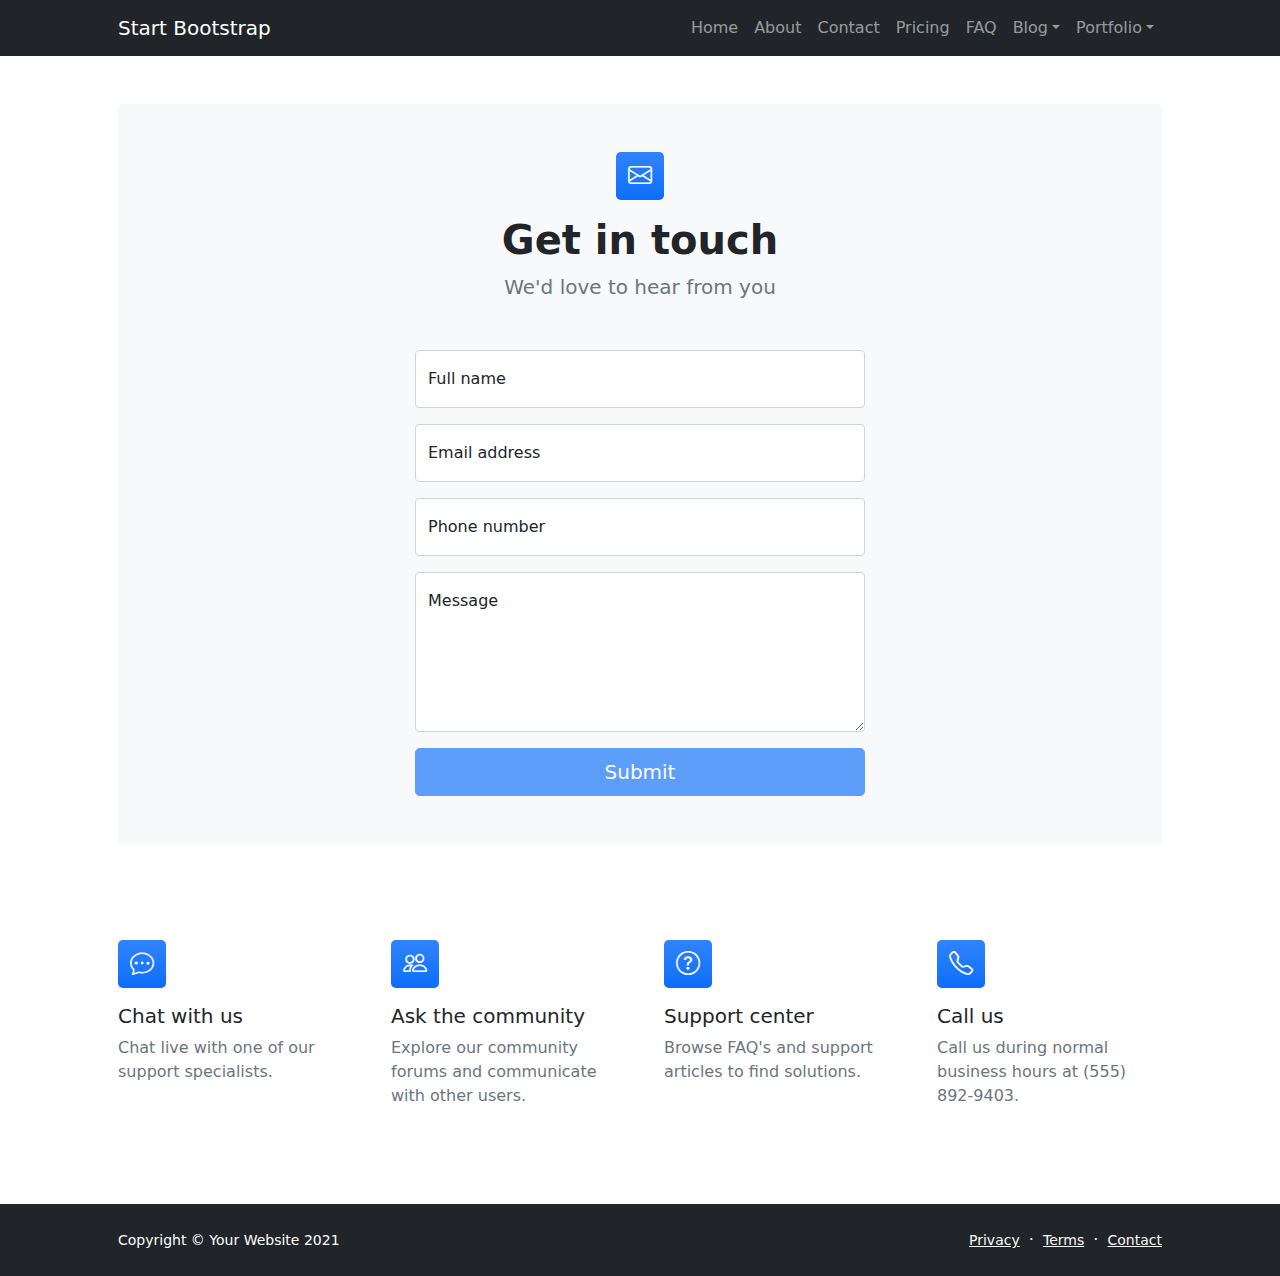
<file: startbootstrap-modern-business-gh-pages/contact.html>
<!DOCTYPE html>
<html lang="en">
    <head>
        <meta charset="utf-8" />
        <meta name="viewport" content="width=device-width, initial-scale=1, shrink-to-fit=no" />
        <meta name="description" content />
        <meta name="author" content />
        <title>Modern Business - Start Bootstrap Template</title>
        <!-- Favicon-->
        <link rel="icon" type="image/x-icon" href="assets/favicon.ico" />
        <!-- Bootstrap icons-->
        <link href="https://cdn.jsdelivr.net/npm/bootstrap-icons@1.5.0/font/bootstrap-icons.css" rel="stylesheet" />
        <!-- Core theme CSS (includes Bootstrap)-->
        <link href="css/styles.css" rel="stylesheet" />
    </head>
    <body class="d-flex flex-column">
        <main class="flex-shrink-0">
            <!-- Navigation-->
            <nav class="navbar navbar-expand-lg navbar-dark bg-dark">
                <div class="container px-5">
                    <a class="navbar-brand" href="index.html">Start Bootstrap</a>
                    <button class="navbar-toggler" type="button" data-bs-toggle="collapse" data-bs-target="#navbarSupportedContent" aria-controls="navbarSupportedContent" aria-expanded="false" aria-label="Toggle navigation"><span class="navbar-toggler-icon"></span></button>
                    <div class="collapse navbar-collapse" id="navbarSupportedContent">
                        <ul class="navbar-nav ms-auto mb-2 mb-lg-0">
                            <li class="nav-item"><a class="nav-link" href="index.html">Home</a></li>
                            <li class="nav-item"><a class="nav-link" href="about.html">About</a></li>
                            <li class="nav-item"><a class="nav-link" href="contact.html">Contact</a></li>
                            <li class="nav-item"><a class="nav-link" href="pricing.html">Pricing</a></li>
                            <li class="nav-item"><a class="nav-link" href="faq.html">FAQ</a></li>
                            <li class="nav-item dropdown">
                                <a class="nav-link dropdown-toggle" id="navbarDropdownBlog" href="#" role="button" data-bs-toggle="dropdown" aria-expanded="false">Blog</a>
                                <ul class="dropdown-menu dropdown-menu-end" aria-labelledby="navbarDropdownBlog">
                                    <li><a class="dropdown-item" href="blog-home.html">Blog Home</a></li>
                                    <li><a class="dropdown-item" href="blog-post.html">Blog Post</a></li>
                                </ul>
                            </li>
                            <li class="nav-item dropdown">
                                <a class="nav-link dropdown-toggle" id="navbarDropdownPortfolio" href="#" role="button" data-bs-toggle="dropdown" aria-expanded="false">Portfolio</a>
                                <ul class="dropdown-menu dropdown-menu-end" aria-labelledby="navbarDropdownPortfolio">
                                    <li><a class="dropdown-item" href="portfolio-overview.html">Portfolio Overview</a></li>
                                    <li><a class="dropdown-item" href="portfolio-item.html">Portfolio Item</a></li>
                                </ul>
                            </li>
                        </ul>
                    </div>
                </div>
            </nav>
            <!-- Page content-->
            <section class="py-5">
                <div class="container px-5">
                    <!-- Contact form-->
                    <div class="bg-light rounded-3 py-5 px-4 px-md-5 mb-5">
                        <div class="text-center mb-5">
                            <div class="feature bg-primary bg-gradient text-white rounded-3 mb-3"><i class="bi bi-envelope"></i></div>
                            <h1 class="fw-bolder">Get in touch</h1>
                            <p class="lead fw-normal text-muted mb-0">We'd love to hear from you</p>
                        </div>
                        <div class="row gx-5 justify-content-center">
                            <div class="col-lg-8 col-xl-6">
                                <!-- * * * * * * * * * * * * * * *-->
                                <!-- * * SB Forms Contact Form * *-->
                                <!-- * * * * * * * * * * * * * * *-->
                                <!-- This form is pre-integrated with SB Forms.-->
                                <!-- To make this form functional, sign up at-->
                                <!-- https://startbootstrap.com/solution/contact-forms-->
                                <!-- to get an API token!-->
                                <form id="contactForm" data-sb-form-api-token="API_TOKEN">
                                    <!-- Name input-->
                                    <div class="form-floating mb-3">
                                        <input class="form-control" id="name" type="text" placeholder="Enter your name..." data-sb-validations="required" />
                                        <label for="name">Full name</label>
                                        <div class="invalid-feedback" data-sb-feedback="name:required">A name is required.</div>
                                    </div>
                                    <!-- Email address input-->
                                    <div class="form-floating mb-3">
                                        <input class="form-control" id="email" type="email" placeholder="name@example.com" data-sb-validations="required,email" />
                                        <label for="email">Email address</label>
                                        <div class="invalid-feedback" data-sb-feedback="email:required">An email is required.</div>
                                        <div class="invalid-feedback" data-sb-feedback="email:email">Email is not valid.</div>
                                    </div>
                                    <!-- Phone number input-->
                                    <div class="form-floating mb-3">
                                        <input class="form-control" id="phone" type="tel" placeholder="(123) 456-7890" data-sb-validations="required" />
                                        <label for="phone">Phone number</label>
                                        <div class="invalid-feedback" data-sb-feedback="phone:required">A phone number is required.</div>
                                    </div>
                                    <!-- Message input-->
                                    <div class="form-floating mb-3">
                                        <textarea class="form-control" id="message" type="text" placeholder="Enter your message here..." style="height: 10rem" data-sb-validations="required"></textarea>
                                        <label for="message">Message</label>
                                        <div class="invalid-feedback" data-sb-feedback="message:required">A message is required.</div>
                                    </div>
                                    <!-- Submit success message-->
                                    <!---->
                                    <!-- This is what your users will see when the form-->
                                    <!-- has successfully submitted-->
                                    <div class="d-none" id="submitSuccessMessage">
                                        <div class="text-center mb-3">
                                            <div class="fw-bolder">Form submission successful!</div>
                                            To activate this form, sign up at
                                            <br />
                                            <a href="https://startbootstrap.com/solution/contact-forms">https://startbootstrap.com/solution/contact-forms</a>
                                        </div>
                                    </div>
                                    <!-- Submit error message-->
                                    <!---->
                                    <!-- This is what your users will see when there is-->
                                    <!-- an error submitting the form-->
                                    <div class="d-none" id="submitErrorMessage"><div class="text-center text-danger mb-3">Error sending message!</div></div>
                                    <!-- Submit Button-->
                                    <div class="d-grid"><button class="btn btn-primary btn-lg disabled" id="submitButton" type="submit">Submit</button></div>
                                </form>
                            </div>
                        </div>
                    </div>
                    <!-- Contact cards-->
                    <div class="row gx-5 row-cols-2 row-cols-lg-4 py-5">
                        <div class="col">
                            <div class="feature bg-primary bg-gradient text-white rounded-3 mb-3"><i class="bi bi-chat-dots"></i></div>
                            <div class="h5 mb-2">Chat with us</div>
                            <p class="text-muted mb-0">Chat live with one of our support specialists.</p>
                        </div>
                        <div class="col">
                            <div class="feature bg-primary bg-gradient text-white rounded-3 mb-3"><i class="bi bi-people"></i></div>
                            <div class="h5">Ask the community</div>
                            <p class="text-muted mb-0">Explore our community forums and communicate with other users.</p>
                        </div>
                        <div class="col">
                            <div class="feature bg-primary bg-gradient text-white rounded-3 mb-3"><i class="bi bi-question-circle"></i></div>
                            <div class="h5">Support center</div>
                            <p class="text-muted mb-0">Browse FAQ's and support articles to find solutions.</p>
                        </div>
                        <div class="col">
                            <div class="feature bg-primary bg-gradient text-white rounded-3 mb-3"><i class="bi bi-telephone"></i></div>
                            <div class="h5">Call us</div>
                            <p class="text-muted mb-0">Call us during normal business hours at (555) 892-9403.</p>
                        </div>
                    </div>
                </div>
            </section>
        </main>
        <!-- Footer-->
        <footer class="bg-dark py-4 mt-auto">
            <div class="container px-5">
                <div class="row align-items-center justify-content-between flex-column flex-sm-row">
                    <div class="col-auto"><div class="small m-0 text-white">Copyright &copy; Your Website 2021</div></div>
                    <div class="col-auto">
                        <a class="link-light small" href="#!">Privacy</a>
                        <span class="text-white mx-1">&middot;</span>
                        <a class="link-light small" href="#!">Terms</a>
                        <span class="text-white mx-1">&middot;</span>
                        <a class="link-light small" href="#!">Contact</a>
                    </div>
                </div>
            </div>
        </footer>
        <!-- Bootstrap core JS-->
        <script src="https://cdn.jsdelivr.net/npm/bootstrap@5.1.3/dist/js/bootstrap.bundle.min.js"></script>
        <!-- Core theme JS-->
        <script src="js/scripts.js"></script>
        <!-- * * * * * * * * * * * * * * * * * * * * * * * * * * * * * * * * * * * * * * * *-->
        <!-- * *                               SB Forms JS                               * *-->
        <!-- * * Activate your form at https://startbootstrap.com/solution/contact-forms * *-->
        <!-- * * * * * * * * * * * * * * * * * * * * * * * * * * * * * * * * * * * * * * * *-->
        <script src="https://cdn.startbootstrap.com/sb-forms-latest.js"></script>
    </body>
</html>
</file>
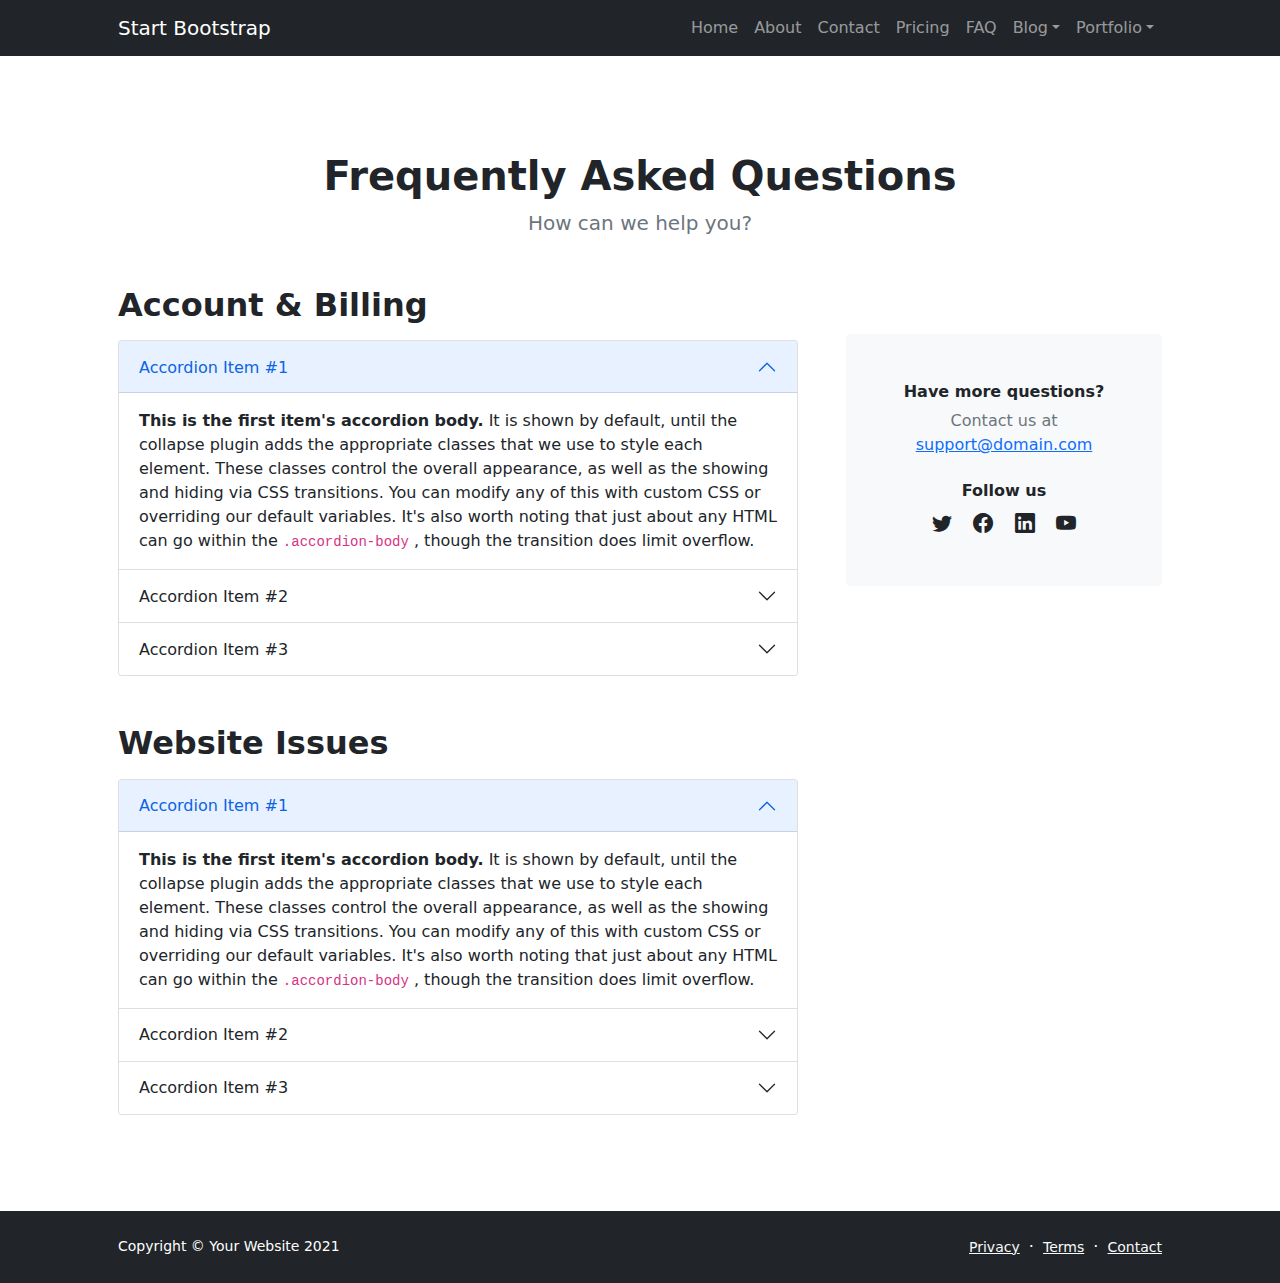
<file: startbootstrap-modern-business-gh-pages/faq.html>
<!DOCTYPE html>
<html lang="en">
    <head>
        <meta charset="utf-8" />
        <meta name="viewport" content="width=device-width, initial-scale=1, shrink-to-fit=no" />
        <meta name="description" content="" />
        <meta name="author" content="" />
        <title>Modern Business - Start Bootstrap Template</title>
        <!-- Favicon-->
        <link rel="icon" type="image/x-icon" href="assets/favicon.ico" />
        <!-- Bootstrap icons-->
        <link href="https://cdn.jsdelivr.net/npm/bootstrap-icons@1.5.0/font/bootstrap-icons.css" rel="stylesheet" />
        <!-- Core theme CSS (includes Bootstrap)-->
        <link href="css/styles.css" rel="stylesheet" />
    </head>
    <body class="d-flex flex-column h-100">
        <main class="flex-shrink-0">
            <!-- Navigation-->
            <nav class="navbar navbar-expand-lg navbar-dark bg-dark">
                <div class="container px-5">
                    <a class="navbar-brand" href="index.html">Start Bootstrap</a>
                    <button class="navbar-toggler" type="button" data-bs-toggle="collapse" data-bs-target="#navbarSupportedContent" aria-controls="navbarSupportedContent" aria-expanded="false" aria-label="Toggle navigation"><span class="navbar-toggler-icon"></span></button>
                    <div class="collapse navbar-collapse" id="navbarSupportedContent">
                        <ul class="navbar-nav ms-auto mb-2 mb-lg-0">
                            <li class="nav-item"><a class="nav-link" href="index.html">Home</a></li>
                            <li class="nav-item"><a class="nav-link" href="about.html">About</a></li>
                            <li class="nav-item"><a class="nav-link" href="contact.html">Contact</a></li>
                            <li class="nav-item"><a class="nav-link" href="pricing.html">Pricing</a></li>
                            <li class="nav-item"><a class="nav-link" href="faq.html">FAQ</a></li>
                            <li class="nav-item dropdown">
                                <a class="nav-link dropdown-toggle" id="navbarDropdownBlog" href="#" role="button" data-bs-toggle="dropdown" aria-expanded="false">Blog</a>
                                <ul class="dropdown-menu dropdown-menu-end" aria-labelledby="navbarDropdownBlog">
                                    <li><a class="dropdown-item" href="blog-home.html">Blog Home</a></li>
                                    <li><a class="dropdown-item" href="blog-post.html">Blog Post</a></li>
                                </ul>
                            </li>
                            <li class="nav-item dropdown">
                                <a class="nav-link dropdown-toggle" id="navbarDropdownPortfolio" href="#" role="button" data-bs-toggle="dropdown" aria-expanded="false">Portfolio</a>
                                <ul class="dropdown-menu dropdown-menu-end" aria-labelledby="navbarDropdownPortfolio">
                                    <li><a class="dropdown-item" href="portfolio-overview.html">Portfolio Overview</a></li>
                                    <li><a class="dropdown-item" href="portfolio-item.html">Portfolio Item</a></li>
                                </ul>
                            </li>
                        </ul>
                    </div>
                </div>
            </nav>
            <!-- Page Content-->
            <section class="py-5">
                <div class="container px-5 my-5">
                    <div class="text-center mb-5">
                        <h1 class="fw-bolder">Frequently Asked Questions</h1>
                        <p class="lead fw-normal text-muted mb-0">How can we help you?</p>
                    </div>
                    <div class="row gx-5">
                        <div class="col-xl-8">
                            <!-- FAQ Accordion 1-->
                            <h2 class="fw-bolder mb-3">Account &amp; Billing</h2>
                            <div class="accordion mb-5" id="accordionExample">
                                <div class="accordion-item">
                                    <h3 class="accordion-header" id="headingOne"><button class="accordion-button" type="button" data-bs-toggle="collapse" data-bs-target="#collapseOne" aria-expanded="true" aria-controls="collapseOne">Accordion Item #1</button></h3>
                                    <div class="accordion-collapse collapse show" id="collapseOne" aria-labelledby="headingOne" data-bs-parent="#accordionExample">
                                        <div class="accordion-body">
                                            <strong>This is the first item's accordion body.</strong>
                                            It is shown by default, until the collapse plugin adds the appropriate classes that we use to style each element. These classes control the overall appearance, as well as the showing and hiding via CSS transitions. You can modify any of this with custom CSS or overriding our default variables. It's also worth noting that just about any HTML can go within the
                                            <code>.accordion-body</code>
                                            , though the transition does limit overflow.
                                        </div>
                                    </div>
                                </div>
                                <div class="accordion-item">
                                    <h3 class="accordion-header" id="headingTwo"><button class="accordion-button collapsed" type="button" data-bs-toggle="collapse" data-bs-target="#collapseTwo" aria-expanded="false" aria-controls="collapseTwo">Accordion Item #2</button></h3>
                                    <div class="accordion-collapse collapse" id="collapseTwo" aria-labelledby="headingTwo" data-bs-parent="#accordionExample">
                                        <div class="accordion-body">
                                            <strong>This is the second item's accordion body.</strong>
                                            It is hidden by default, until the collapse plugin adds the appropriate classes that we use to style each element. These classes control the overall appearance, as well as the showing and hiding via CSS transitions. You can modify any of this with custom CSS or overriding our default variables. It's also worth noting that just about any HTML can go within the
                                            <code>.accordion-body</code>
                                            , though the transition does limit overflow.
                                        </div>
                                    </div>
                                </div>
                                <div class="accordion-item">
                                    <h3 class="accordion-header" id="headingThree"><button class="accordion-button collapsed" type="button" data-bs-toggle="collapse" data-bs-target="#collapseThree" aria-expanded="false" aria-controls="collapseThree">Accordion Item #3</button></h3>
                                    <div class="accordion-collapse collapse" id="collapseThree" aria-labelledby="headingThree" data-bs-parent="#accordionExample">
                                        <div class="accordion-body">
                                            <strong>This is the third item's accordion body.</strong>
                                            It is hidden by default, until the collapse plugin adds the appropriate classes that we use to style each element. These classes control the overall appearance, as well as the showing and hiding via CSS transitions. You can modify any of this with custom CSS or overriding our default variables. It's also worth noting that just about any HTML can go within the
                                            <code>.accordion-body</code>
                                            , though the transition does limit overflow.
                                        </div>
                                    </div>
                                </div>
                            </div>
                            <!-- FAQ Accordion 2-->
                            <h2 class="fw-bolder mb-3">Website Issues</h2>
                            <div class="accordion mb-5 mb-xl-0" id="accordionExample2">
                                <div class="accordion-item">
                                    <h3 class="accordion-header" id="headingOne"><button class="accordion-button" type="button" data-bs-toggle="collapse" data-bs-target="#collapseOne" aria-expanded="true" aria-controls="collapseOne">Accordion Item #1</button></h3>
                                    <div class="accordion-collapse collapse show" id="collapseOne" aria-labelledby="headingOne" data-bs-parent="#accordionExample2">
                                        <div class="accordion-body">
                                            <strong>This is the first item's accordion body.</strong>
                                            It is shown by default, until the collapse plugin adds the appropriate classes that we use to style each element. These classes control the overall appearance, as well as the showing and hiding via CSS transitions. You can modify any of this with custom CSS or overriding our default variables. It's also worth noting that just about any HTML can go within the
                                            <code>.accordion-body</code>
                                            , though the transition does limit overflow.
                                        </div>
                                    </div>
                                </div>
                                <div class="accordion-item">
                                    <h3 class="accordion-header" id="headingTwo"><button class="accordion-button collapsed" type="button" data-bs-toggle="collapse" data-bs-target="#collapseTwo" aria-expanded="false" aria-controls="collapseTwo">Accordion Item #2</button></h3>
                                    <div class="accordion-collapse collapse" id="collapseTwo" aria-labelledby="headingTwo" data-bs-parent="#accordionExample2">
                                        <div class="accordion-body">
                                            <strong>This is the second item's accordion body.</strong>
                                            It is hidden by default, until the collapse plugin adds the appropriate classes that we use to style each element. These classes control the overall appearance, as well as the showing and hiding via CSS transitions. You can modify any of this with custom CSS or overriding our default variables. It's also worth noting that just about any HTML can go within the
                                            <code>.accordion-body</code>
                                            , though the transition does limit overflow.
                                        </div>
                                    </div>
                                </div>
                                <div class="accordion-item">
                                    <h3 class="accordion-header" id="headingThree"><button class="accordion-button collapsed" type="button" data-bs-toggle="collapse" data-bs-target="#collapseThree" aria-expanded="false" aria-controls="collapseThree">Accordion Item #3</button></h3>
                                    <div class="accordion-collapse collapse" id="collapseThree" aria-labelledby="headingThree" data-bs-parent="#accordionExample2">
                                        <div class="accordion-body">
                                            <strong>This is the third item's accordion body.</strong>
                                            It is hidden by default, until the collapse plugin adds the appropriate classes that we use to style each element. These classes control the overall appearance, as well as the showing and hiding via CSS transitions. You can modify any of this with custom CSS or overriding our default variables. It's also worth noting that just about any HTML can go within the
                                            <code>.accordion-body</code>
                                            , though the transition does limit overflow.
                                        </div>
                                    </div>
                                </div>
                            </div>
                        </div>
                        <div class="col-xl-4">
                            <div class="card border-0 bg-light mt-xl-5">
                                <div class="card-body p-4 py-lg-5">
                                    <div class="d-flex align-items-center justify-content-center">
                                        <div class="text-center">
                                            <div class="h6 fw-bolder">Have more questions?</div>
                                            <p class="text-muted mb-4">
                                                Contact us at
                                                <br />
                                                <a href="#!">support@domain.com</a>
                                            </p>
                                            <div class="h6 fw-bolder">Follow us</div>
                                            <a class="fs-5 px-2 link-dark" href="#!"><i class="bi-twitter"></i></a>
                                            <a class="fs-5 px-2 link-dark" href="#!"><i class="bi-facebook"></i></a>
                                            <a class="fs-5 px-2 link-dark" href="#!"><i class="bi-linkedin"></i></a>
                                            <a class="fs-5 px-2 link-dark" href="#!"><i class="bi-youtube"></i></a>
                                        </div>
                                    </div>
                                </div>
                            </div>
                        </div>
                    </div>
                </div>
            </section>
        </main>
        <!-- Footer-->
        <footer class="bg-dark py-4 mt-auto">
            <div class="container px-5">
                <div class="row align-items-center justify-content-between flex-column flex-sm-row">
                    <div class="col-auto"><div class="small m-0 text-white">Copyright &copy; Your Website 2021</div></div>
                    <div class="col-auto">
                        <a class="link-light small" href="#!">Privacy</a>
                        <span class="text-white mx-1">&middot;</span>
                        <a class="link-light small" href="#!">Terms</a>
                        <span class="text-white mx-1">&middot;</span>
                        <a class="link-light small" href="#!">Contact</a>
                    </div>
                </div>
            </div>
        </footer>
        <!-- Bootstrap core JS-->
        <script src="https://cdn.jsdelivr.net/npm/bootstrap@5.1.3/dist/js/bootstrap.bundle.min.js"></script>
        <!-- Core theme JS-->
        <script src="js/scripts.js"></script>
    </body>
</html>
</file>
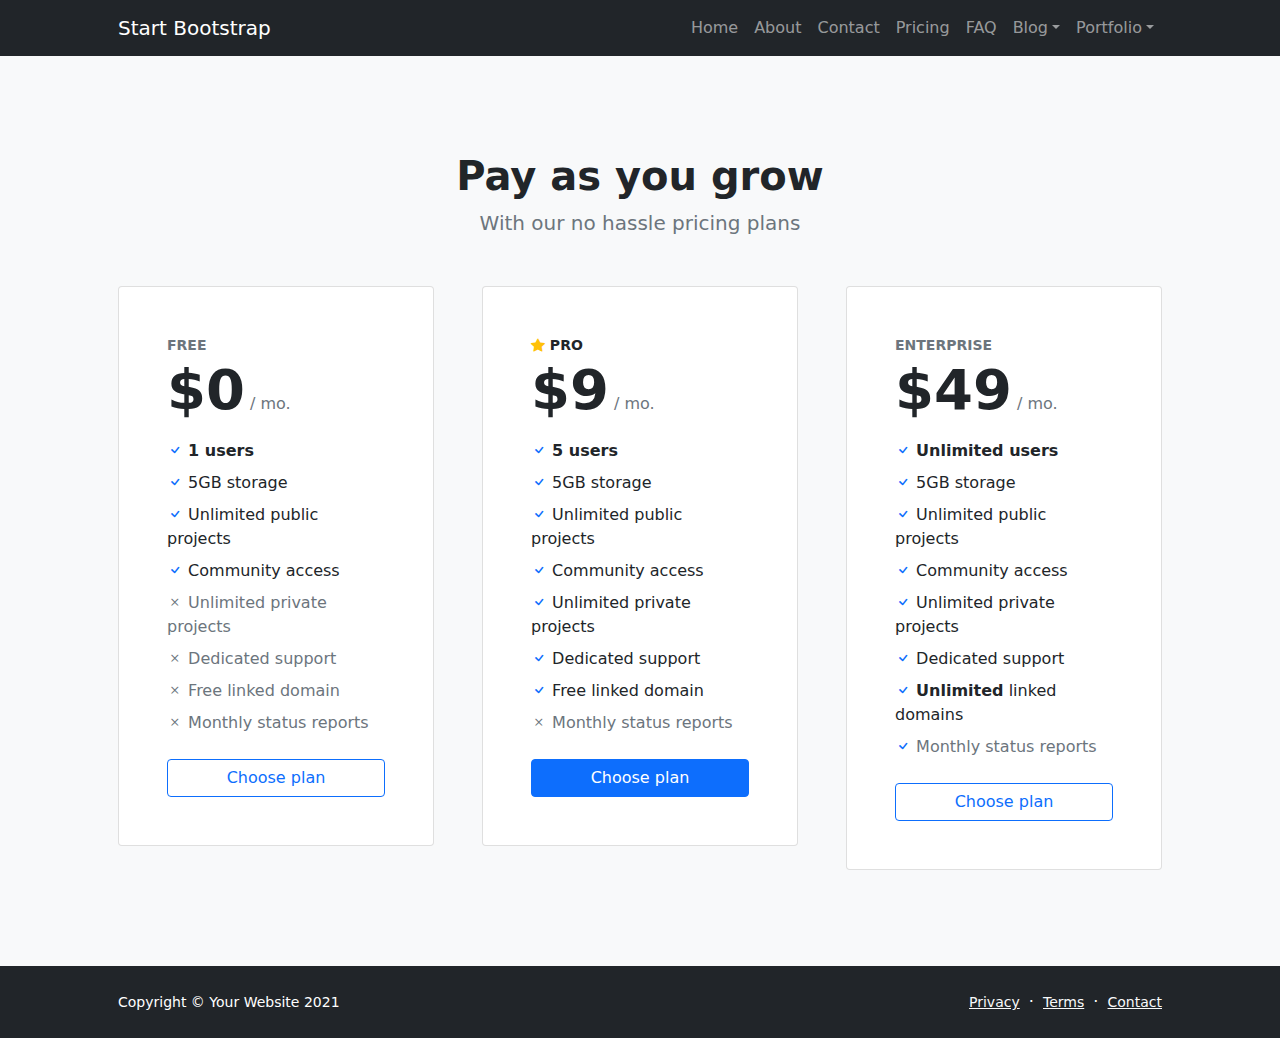
<file: startbootstrap-modern-business-gh-pages/pricing.html>
<!DOCTYPE html>
<html lang="en">
    <head>
        <meta charset="utf-8" />
        <meta name="viewport" content="width=device-width, initial-scale=1, shrink-to-fit=no" />
        <meta name="description" content="" />
        <meta name="author" content="" />
        <title>Modern Business - Start Bootstrap Template</title>
        <!-- Favicon-->
        <link rel="icon" type="image/x-icon" href="assets/favicon.ico" />
        <!-- Bootstrap icons-->
        <link href="https://cdn.jsdelivr.net/npm/bootstrap-icons@1.5.0/font/bootstrap-icons.css" rel="stylesheet" />
        <!-- Core theme CSS (includes Bootstrap)-->
        <link href="css/styles.css" rel="stylesheet" />
    </head>
    <body class="d-flex flex-column">
        <main class="flex-shrink-0">
            <!-- Navigation-->
            <nav class="navbar navbar-expand-lg navbar-dark bg-dark">
                <div class="container px-5">
                    <a class="navbar-brand" href="index.html">Start Bootstrap</a>
                    <button class="navbar-toggler" type="button" data-bs-toggle="collapse" data-bs-target="#navbarSupportedContent" aria-controls="navbarSupportedContent" aria-expanded="false" aria-label="Toggle navigation"><span class="navbar-toggler-icon"></span></button>
                    <div class="collapse navbar-collapse" id="navbarSupportedContent">
                        <ul class="navbar-nav ms-auto mb-2 mb-lg-0">
                            <li class="nav-item"><a class="nav-link" href="index.html">Home</a></li>
                            <li class="nav-item"><a class="nav-link" href="about.html">About</a></li>
                            <li class="nav-item"><a class="nav-link" href="contact.html">Contact</a></li>
                            <li class="nav-item"><a class="nav-link" href="pricing.html">Pricing</a></li>
                            <li class="nav-item"><a class="nav-link" href="faq.html">FAQ</a></li>
                            <li class="nav-item dropdown">
                                <a class="nav-link dropdown-toggle" id="navbarDropdownBlog" href="#" role="button" data-bs-toggle="dropdown" aria-expanded="false">Blog</a>
                                <ul class="dropdown-menu dropdown-menu-end" aria-labelledby="navbarDropdownBlog">
                                    <li><a class="dropdown-item" href="blog-home.html">Blog Home</a></li>
                                    <li><a class="dropdown-item" href="blog-post.html">Blog Post</a></li>
                                </ul>
                            </li>
                            <li class="nav-item dropdown">
                                <a class="nav-link dropdown-toggle" id="navbarDropdownPortfolio" href="#" role="button" data-bs-toggle="dropdown" aria-expanded="false">Portfolio</a>
                                <ul class="dropdown-menu dropdown-menu-end" aria-labelledby="navbarDropdownPortfolio">
                                    <li><a class="dropdown-item" href="portfolio-overview.html">Portfolio Overview</a></li>
                                    <li><a class="dropdown-item" href="portfolio-item.html">Portfolio Item</a></li>
                                </ul>
                            </li>
                        </ul>
                    </div>
                </div>
            </nav>
            <!-- Pricing section-->
            <section class="bg-light py-5">
                <div class="container px-5 my-5">
                    <div class="text-center mb-5">
                        <h1 class="fw-bolder">Pay as you grow</h1>
                        <p class="lead fw-normal text-muted mb-0">With our no hassle pricing plans</p>
                    </div>
                    <div class="row gx-5 justify-content-center">
                        <!-- Pricing card free-->
                        <div class="col-lg-6 col-xl-4">
                            <div class="card mb-5 mb-xl-0">
                                <div class="card-body p-5">
                                    <div class="small text-uppercase fw-bold text-muted">Free</div>
                                    <div class="mb-3">
                                        <span class="display-4 fw-bold">$0</span>
                                        <span class="text-muted">/ mo.</span>
                                    </div>
                                    <ul class="list-unstyled mb-4">
                                        <li class="mb-2">
                                            <i class="bi bi-check text-primary"></i>
                                            <strong>1 users</strong>
                                        </li>
                                        <li class="mb-2">
                                            <i class="bi bi-check text-primary"></i>
                                            5GB storage
                                        </li>
                                        <li class="mb-2">
                                            <i class="bi bi-check text-primary"></i>
                                            Unlimited public projects
                                        </li>
                                        <li class="mb-2">
                                            <i class="bi bi-check text-primary"></i>
                                            Community access
                                        </li>
                                        <li class="mb-2 text-muted">
                                            <i class="bi bi-x"></i>
                                            Unlimited private projects
                                        </li>
                                        <li class="mb-2 text-muted">
                                            <i class="bi bi-x"></i>
                                            Dedicated support
                                        </li>
                                        <li class="mb-2 text-muted">
                                            <i class="bi bi-x"></i>
                                            Free linked domain
                                        </li>
                                        <li class="text-muted">
                                            <i class="bi bi-x"></i>
                                            Monthly status reports
                                        </li>
                                    </ul>
                                    <div class="d-grid"><a class="btn btn-outline-primary" href="#!">Choose plan</a></div>
                                </div>
                            </div>
                        </div>
                        <!-- Pricing card pro-->
                        <div class="col-lg-6 col-xl-4">
                            <div class="card mb-5 mb-xl-0">
                                <div class="card-body p-5">
                                    <div class="small text-uppercase fw-bold">
                                        <i class="bi bi-star-fill text-warning"></i>
                                        Pro
                                    </div>
                                    <div class="mb-3">
                                        <span class="display-4 fw-bold">$9</span>
                                        <span class="text-muted">/ mo.</span>
                                    </div>
                                    <ul class="list-unstyled mb-4">
                                        <li class="mb-2">
                                            <i class="bi bi-check text-primary"></i>
                                            <strong>5 users</strong>
                                        </li>
                                        <li class="mb-2">
                                            <i class="bi bi-check text-primary"></i>
                                            5GB storage
                                        </li>
                                        <li class="mb-2">
                                            <i class="bi bi-check text-primary"></i>
                                            Unlimited public projects
                                        </li>
                                        <li class="mb-2">
                                            <i class="bi bi-check text-primary"></i>
                                            Community access
                                        </li>
                                        <li class="mb-2">
                                            <i class="bi bi-check text-primary"></i>
                                            Unlimited private projects
                                        </li>
                                        <li class="mb-2">
                                            <i class="bi bi-check text-primary"></i>
                                            Dedicated support
                                        </li>
                                        <li class="mb-2">
                                            <i class="bi bi-check text-primary"></i>
                                            Free linked domain
                                        </li>
                                        <li class="text-muted">
                                            <i class="bi bi-x"></i>
                                            Monthly status reports
                                        </li>
                                    </ul>
                                    <div class="d-grid"><a class="btn btn-primary" href="#!">Choose plan</a></div>
                                </div>
                            </div>
                        </div>
                        <!-- Pricing card enterprise-->
                        <div class="col-lg-6 col-xl-4">
                            <div class="card">
                                <div class="card-body p-5">
                                    <div class="small text-uppercase fw-bold text-muted">Enterprise</div>
                                    <div class="mb-3">
                                        <span class="display-4 fw-bold">$49</span>
                                        <span class="text-muted">/ mo.</span>
                                    </div>
                                    <ul class="list-unstyled mb-4">
                                        <li class="mb-2">
                                            <i class="bi bi-check text-primary"></i>
                                            <strong>Unlimited users</strong>
                                        </li>
                                        <li class="mb-2">
                                            <i class="bi bi-check text-primary"></i>
                                            5GB storage
                                        </li>
                                        <li class="mb-2">
                                            <i class="bi bi-check text-primary"></i>
                                            Unlimited public projects
                                        </li>
                                        <li class="mb-2">
                                            <i class="bi bi-check text-primary"></i>
                                            Community access
                                        </li>
                                        <li class="mb-2">
                                            <i class="bi bi-check text-primary"></i>
                                            Unlimited private projects
                                        </li>
                                        <li class="mb-2">
                                            <i class="bi bi-check text-primary"></i>
                                            Dedicated support
                                        </li>
                                        <li class="mb-2">
                                            <i class="bi bi-check text-primary"></i>
                                            <strong>Unlimited</strong>
                                            linked domains
                                        </li>
                                        <li class="text-muted">
                                            <i class="bi bi-check text-primary"></i>
                                            Monthly status reports
                                        </li>
                                    </ul>
                                    <div class="d-grid"><a class="btn btn-outline-primary" href="#!">Choose plan</a></div>
                                </div>
                            </div>
                        </div>
                    </div>
                </div>
            </section>
        </main>
        <!-- Footer-->
        <footer class="bg-dark py-4 mt-auto">
            <div class="container px-5">
                <div class="row align-items-center justify-content-between flex-column flex-sm-row">
                    <div class="col-auto"><div class="small m-0 text-white">Copyright &copy; Your Website 2021</div></div>
                    <div class="col-auto">
                        <a class="link-light small" href="#!">Privacy</a>
                        <span class="text-white mx-1">&middot;</span>
                        <a class="link-light small" href="#!">Terms</a>
                        <span class="text-white mx-1">&middot;</span>
                        <a class="link-light small" href="#!">Contact</a>
                    </div>
                </div>
            </div>
        </footer>
        <!-- Bootstrap core JS-->
        <script src="https://cdn.jsdelivr.net/npm/bootstrap@5.1.3/dist/js/bootstrap.bundle.min.js"></script>
        <!-- Core theme JS-->
        <script src="js/scripts.js"></script>
    </body>
</html>
</file>
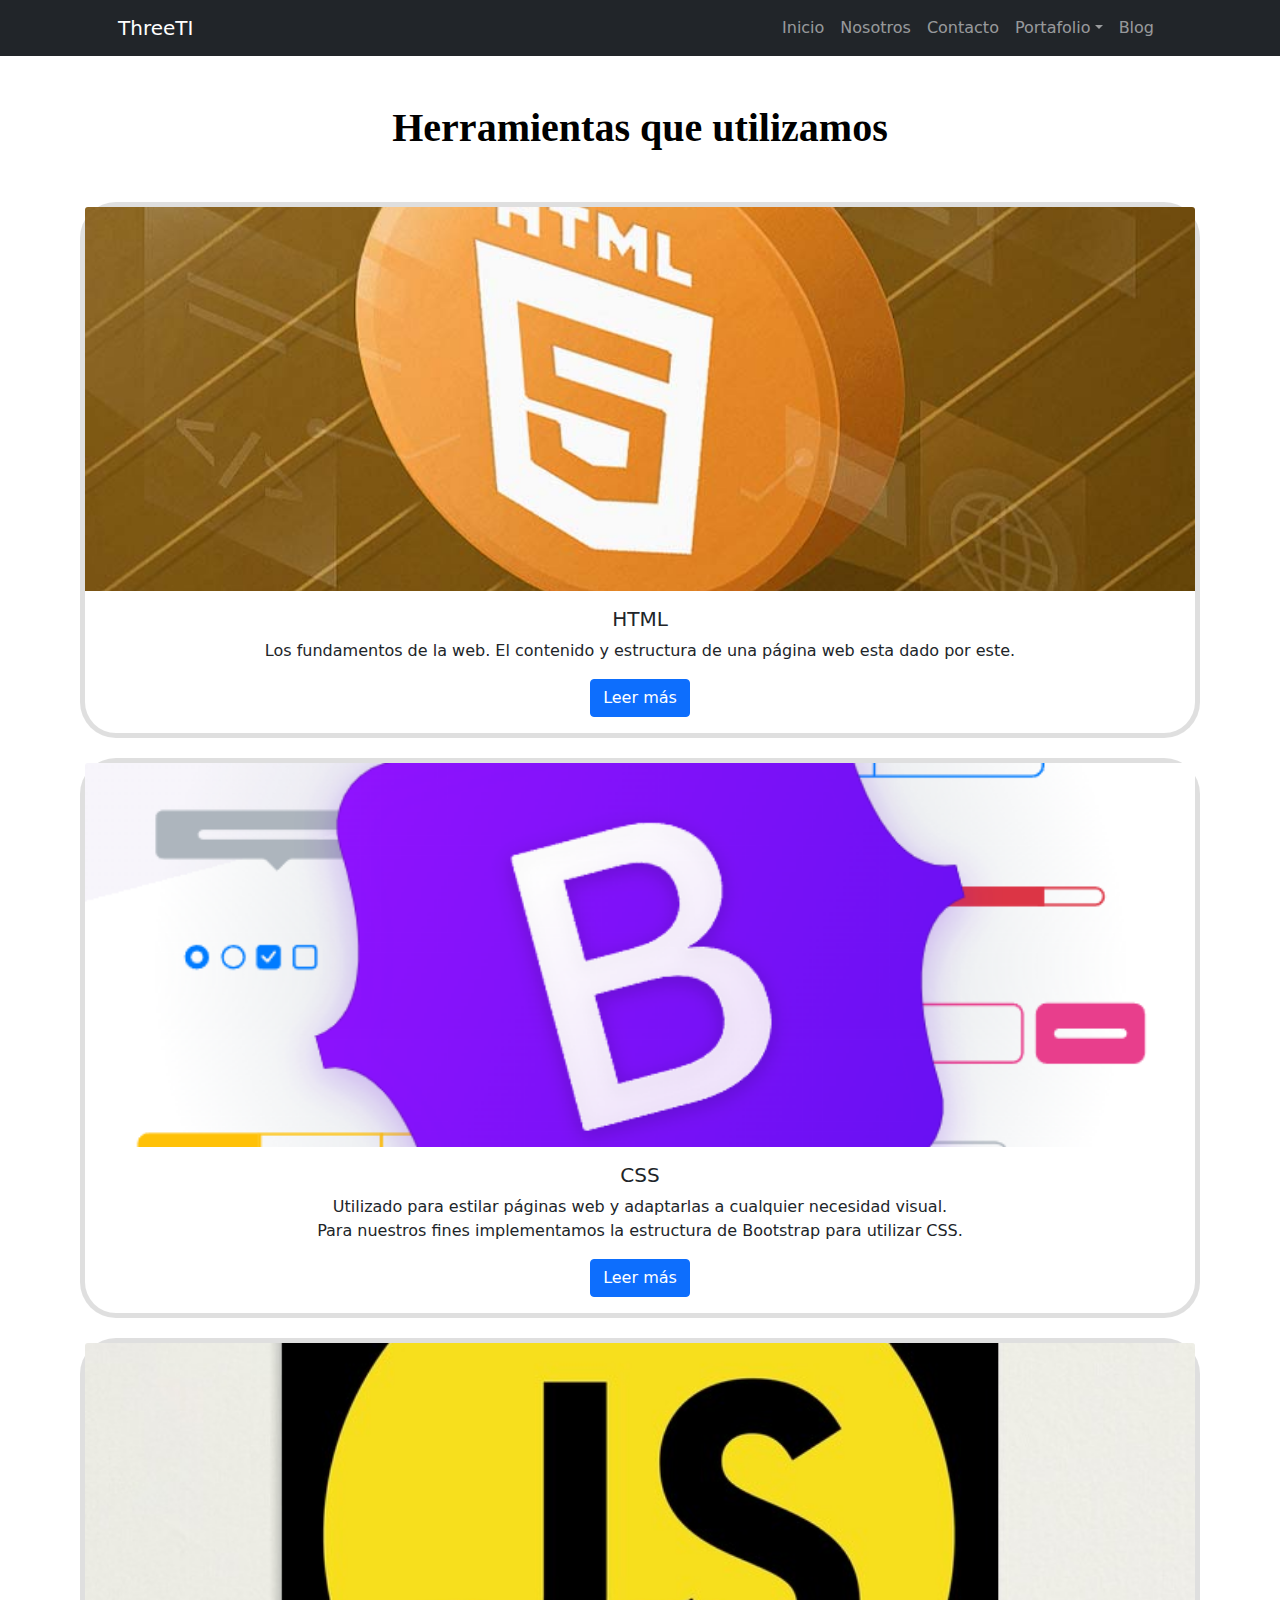
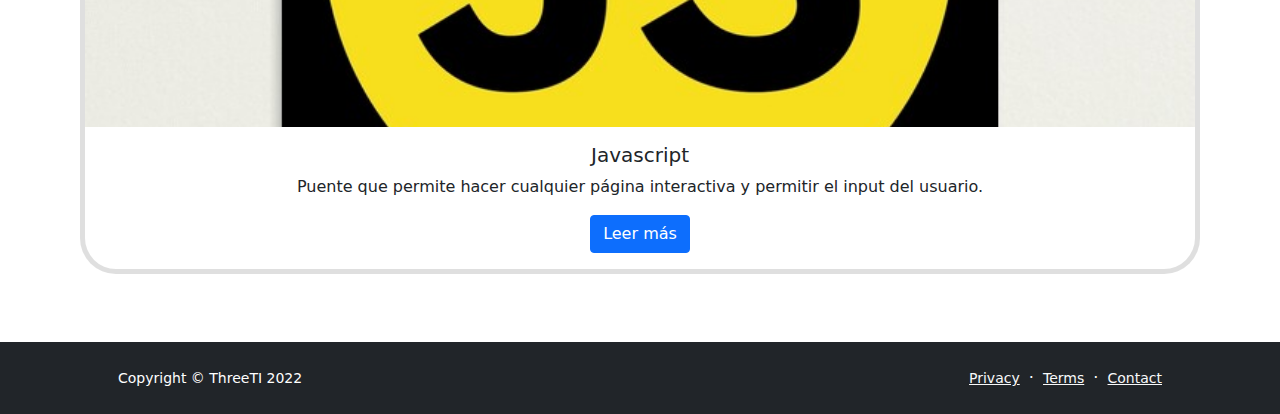
<file: templates/blog.html>
<!DOCTYPE html>
<html lang="en">

<head>
    <meta charset="utf-8" />
    <meta name="viewport" content="width=device-width, initial-scale=1, shrink-to-fit=no" />
    <meta name="description" content="" />
    <meta name="author" content="" />
    <title>Equipo 3</title>
    <!-- Bootstrap icons-->
    <link href="https://cdn.jsdelivr.net/npm/bootstrap-icons@1.5.0/font/bootstrap-icons.css" rel="stylesheet" />
    <link href="../css/styles.css" rel="stylesheet" />
</head>

<body class="d-flex flex-column h-100">
    <main class="flex-shrink-0">
        <!-- Navigation-->
        <nav class="navbar navbar-expand-lg navbar-dark bg-dark">
            <div class="container px-5">
                <a class="navbar-brand" href="index.html">ThreeTI</a>
                <button class="navbar-toggler" type="button" data-bs-toggle="collapse"
                    data-bs-target="#navbarSupportedContent" aria-controls="navbarSupportedContent"
                    aria-expanded="false" aria-label="Toggle navigation"><span
                        class="navbar-toggler-icon"></span></button>
                <div class="collapse navbar-collapse" id="navbarSupportedContent">
                    <ul class="navbar-nav ms-auto mb-2 mb-lg-0">
                        <li class="nav-item"><a class="nav-link" href="index.html">Inicio</a></li>
                        <li class="nav-item"><a class="nav-link" href="about.html">Nosotros</a></li>
                        <li class="nav-item"><a class="nav-link" href="contact.html">Contacto</a></li>
                        <li class="nav-item dropdown">
                        </li>
                        <li class="nav-item dropdown">
                            <a class="nav-link dropdown-toggle" id="navbarDropdownPortfolio" href="#" role="button"
                                data-bs-toggle="dropdown" aria-expanded="false">Portafolio</a>
                            <ul class="dropdown-menu dropdown-menu-end" aria-labelledby="navbarDropdownPortfolio">
                                <li><a class="dropdown-item" href="portfolio-overview.html">Todos los proyectos</a></li>
                                <li><a class="dropdown-item" href="portfolio-item.html">Dashboard CHM</a></li>
                            </ul>
                        </li>
                        <li class="nav-item"><a class="nav-link" href="blog.html">Blog</a></li>
                    </ul>
                </div>
            </div>
        </nav>
        <!-- Cards-->
        <section class="py-5 text-center " id="features">
            <h1 class="fw-bolder mb-3 text-black">Herramientas que utilizamos</h1>
                <div class="row gx-10 text-center" style="margin-top: 50px;">
                    <div class="col lg-6">
                                <div class="card" style="width: 70rem;">
                                    <img src="../assets/images/htmlIcon.jpg" class="card-img-top" alt="...">
                                    <div class="card-body">
                                    <h5 class="card-title">HTML</h5>
                                    <p class="card-text">Los fundamentos de la web. El contenido y estructura de una página web esta dado por este.</p>
                                    <a href="https://developer.mozilla.org/en-US/docs/Web/HTML" class="btn btn-primary">Leer más</a>
                                    </div>
                                </div>
                                <div class="card" style="width: 70rem; ">
                                    <img src="../assets/images/BootstrapIcon.png" class="card-img-top" alt="...">
                                    <div class="card-body">
                                      <h5 class="card-title">CSS</h5>
                                      <p class="card-text">Utilizado para estilar páginas web y adaptarlas a cualquier necesidad visual. <br> Para nuestros fines implementamos la estructura de Bootstrap para utilizar CSS.</p>
                                      <a href="https://getbootstrap.com/docs/5.0/getting-started/introduction/" class="btn btn-primary">Leer más</a>
                                    </div>
                                  </div>
                                  <div class="card" style="width: 70rem;">
                                    <img src="../assets/images/JavaScriptIcon.jpg" class="card-img-top" alt="...">
                                    <div class="card-body">
                                      <h5 class="card-title">Javascript</h5>
                                      <p class="card-text">Puente que permite hacer cualquier página interactiva y permitir el input del usuario.</p>
                                      <a href="https://developer.mozilla.org/en-US/docs/Web/JavaScript" class="btn btn-primary">Leer más</a>
                                    </div>
                                  </div>
                    </div>
               </div>
        </section>

    </main>

    <!-- Footer-->
    <footer class="bg-dark py-4 mt-auto">
        <div class="container px-5">
            <div class="row align-items-center justify-content-between flex-column flex-sm-row">
                <div class="col-auto">
                    <div class="small m-0 text-white">Copyright &copy; ThreeTI 2022</div>
                </div>
                <div class="col-auto">
                    <a class="link-light small" href="#!">Privacy</a>
                    <span class="text-white mx-1">&middot;</span>
                    <a class="link-light small" href="#!">Terms</a>
                    <span class="text-white mx-1">&middot;</span>
                    <a class="link-light small" href="contact.html">Contact</a>
                </div>
            </div>
        </div>
    </footer>
    <!-- Bootstrap core JS-->
    <script src="https://cdn.jsdelivr.net/npm/bootstrap@5.1.3/dist/js/bootstrap.bundle.min.js"></script>
    <!-- Core theme JS-->
    <script src="../js/script.js"></script>
</body>

</html>
</file>
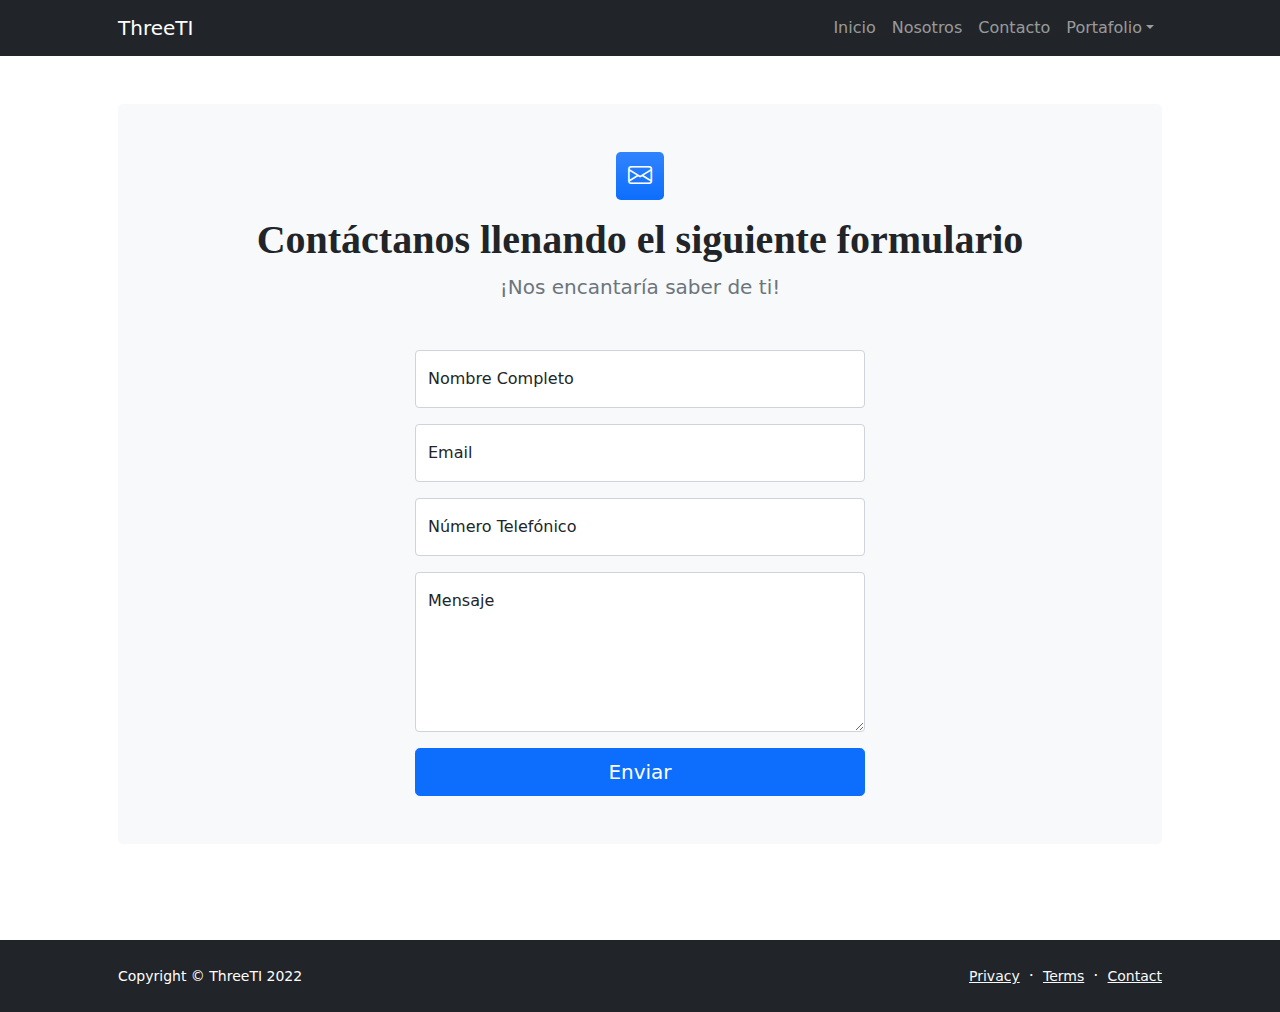
<file: templates/contact.html>
<!DOCTYPE html>
<html lang="en">
    <head>
        <meta charset="utf-8" />
        <meta name="viewport" content="width=device-width, initial-scale=1, shrink-to-fit=no" />
        <meta name="description" content />
        <meta name="author" content />
        <title>Contacto - Equipo 3</title>
        <link rel="icon" type="image/x-icon" href="assets/favicon.ico" />
        <link href="https://cdn.jsdelivr.net/npm/bootstrap-icons@1.5.0/font/bootstrap-icons.css" rel="stylesheet" />
        <link href="../css/styles.css" rel="stylesheet" />
    </head>
    <body class="d-flex flex-column">
        <main class="flex-shrink-0">
            <nav class="navbar navbar-expand-lg navbar-dark bg-dark">
                <div class="container px-5">
                    <a class="navbar-brand" href="index.html">ThreeTI</a>
                    <button class="navbar-toggler" type="button" data-bs-toggle="collapse" data-bs-target="#navbarSupportedContent" aria-controls="navbarSupportedContent" aria-expanded="false" aria-label="Toggle navigation"><span class="navbar-toggler-icon"></span></button>
                    <div class="collapse navbar-collapse" id="navbarSupportedContent">
                        <ul class="navbar-nav ms-auto mb-2 mb-lg-0">
                            <li class="nav-item"><a class="nav-link" href="index.html">Inicio</a></li>
                            <li class="nav-item"><a class="nav-link" href="about.html">Nosotros</a></li>
                            <li class="nav-item"><a class="nav-link" href="contact.html">Contacto</a></li>
                            <li class="nav-item dropdown">
                                <a class="nav-link dropdown-toggle" id="navbarDropdownPortfolio" href="#" role="button"
                                    data-bs-toggle="dropdown" aria-expanded="false">Portafolio</a>
                                <ul class="dropdown-menu dropdown-menu-end" aria-labelledby="navbarDropdownPortfolio">
                                    <li><a class="dropdown-item" href="portfolio-overview.html">Todos los proyectos</a></li>
                                    <li><a class="dropdown-item" href="portfolio-item.html">Dashboard CHM</a></li>
                                </ul>
                            </li>
                        </ul>
                    </div>
                </div>
            </nav>
            <section class="py-5">
                <div class="container px-5">
                    <div class="bg-light rounded-3 py-5 px-4 px-md-5 mb-5">
                        <div class="text-center mb-5">
                            <div class="feature bg-primary bg-gradient text-white rounded-3 mb-3"><i class="bi bi-envelope"></i></div>
                            <h1 class="fw-bolder">Contáctanos llenando el siguiente formulario</h1>
                            <p class="lead fw-normal text-muted mb-0">¡Nos encantaría saber de ti!</p>
                        </div>
                        <div class="row gx-5 justify-content-center">
                            <div class="col-lg-8 col-xl-6">
                                <form class="needs-validation" id="contactForm" data-sb-form-api-token="API_TOKEN" novalidate>
                                    <div class="form-floating mb-3">
                                        <input class="form-control" id="validationCustom01" type="text" placeholder="Enter your name..." data-sb-validations="required" required/>
                                        <label for="validationCustom01">Nombre Completo</label>
                                    </div>
                                    <div class="form-floating mb-3">
                                        <input class="form-control" id="validationCustom02" type="email" placeholder="name@example.com" data-sb-validations="required,email" required/>
                                        <label for="validationCustom02">Email </label>
                                    </div>
                                    <div class="form-floating mb-3">
                                        <input class="form-control" id="validationCustom03" type="tel" placeholder="(123) 456-7890" data-sb-validations="required" required/>
                                        <label for="validationCustom03">Número Telefónico</label>
                                    </div>
                                    <div class="form-floating mb-3">
                                        <textarea class="form-control" id="validationCustom04" type="text" placeholder="Enter your message here..." style="height: 10rem" data-sb-validations="required" required></textarea>
                                        <label for="validationCustom04">Mensaje</label>
                                    </div>
                                    <div class="d-none" id="submitSuccessMessage">
                                        <div class="text-center mb-3">
                                            <div class="fw-bolder">Formulado enviado correctamente!
                                            </div>
                                        </div>
                                    </div>
                                    <div class="d-grid"><button class="btn btn-primary btn-lg" id="submitButton" type="submit">Enviar</button></div>
                                </form>
                            </div>
                        </div>
                    </div>
                </div>
            </section>
        </main>
        <footer class="bg-dark py-4 mt-auto">
            <div class="container px-5">
                <div class="row align-items-center justify-content-between flex-column flex-sm-row">
                    <div class="col-auto"><div class="small m-0 text-white">Copyright &copy; ThreeTI 2022</div></div>
                    <div class="col-auto">
                        <a class="link-light small" href="#!">Privacy</a>
                        <span class="text-white mx-1">&middot;</span>
                        <a class="link-light small" href="#!">Terms</a>
                        <span class="text-white mx-1">&middot;</span>
                        <a class="link-light small" href="contact.html">Contact</a>
                    </div>
                </div>
            </div>
        </footer>
        <script src="https://cdn.jsdelivr.net/npm/bootstrap@5.1.3/dist/js/bootstrap.bundle.min.js"></script>
        <script src="../js/script.js"></script>
        <script src="https://cdn.startbootstrap.com/sb-forms-latest.js"></script>
    </body>
</html>
</file>
